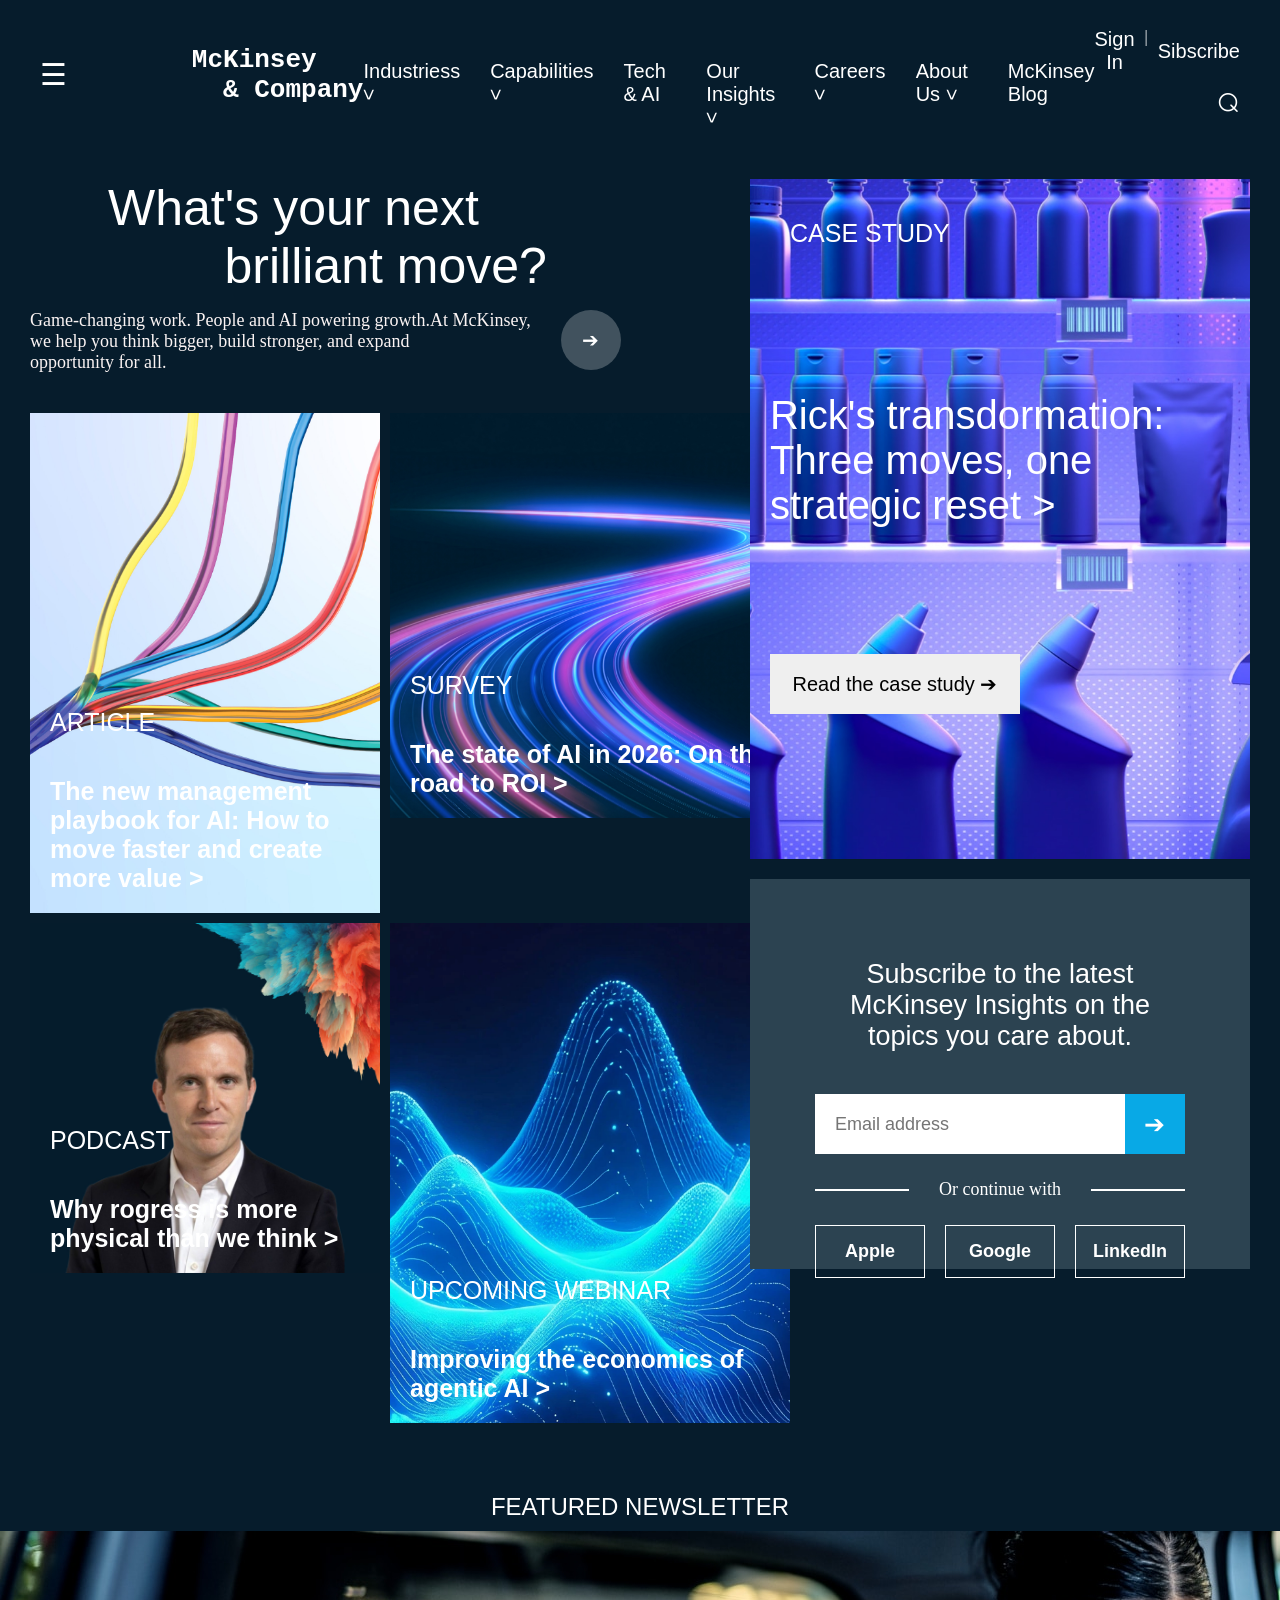
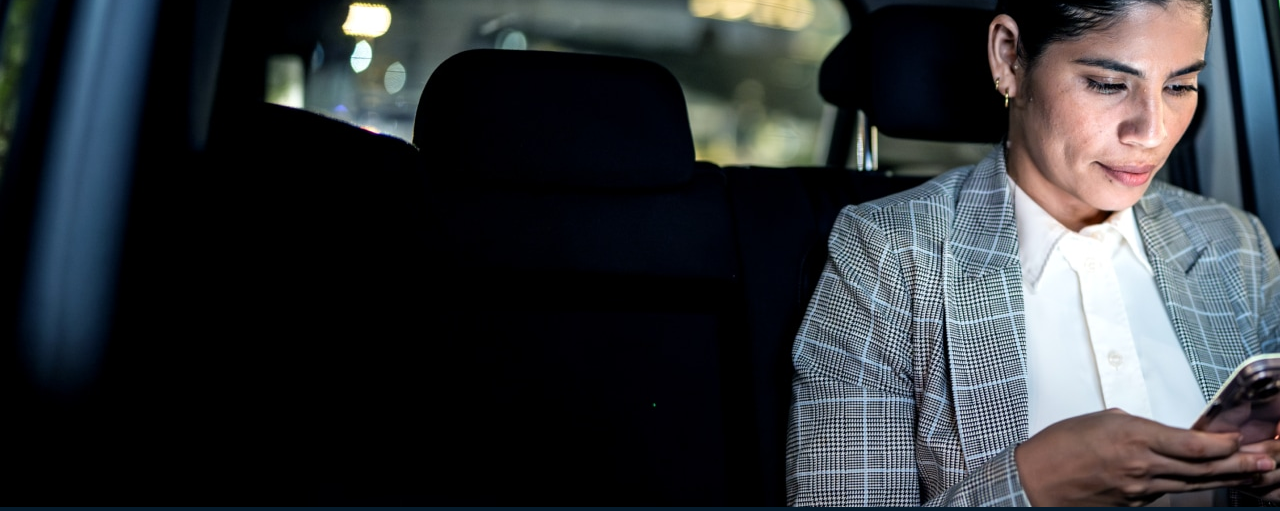
<file: index.html>
<!DOCTYPE html>
<html lang="en">
  <head>
    <meta charset="UTF-8" />
    <meta name="viewport" content="width=device-width, initial-scale=1.0" />
    <title>Global management consulting | McKinsey & Company</title>
    <link rel="icon" type="image" href="images/favicon.ico" />

    <link rel="stylesheet" href="style.css" />
  </head>
  <body>
    <!--HEADER-->
    <header class="header">
      <div class="menu-icon">
        <span style="font-size: 30px" id="menu-icon">&#9776;</span>
      </div>
      <div class="header-content-left">
        <div class="logo-text">
          <pre class="logo-text"><h1>        McKinsey 
          & Company</h1></pre>
        </div>
      </div>
      <div class="header-content-center">
        <div class="nav-links">
          <a href="#"
            >Industriess
            <span style="display: inline-block; transform: rotate(90deg)">
              &gt;
            </span></a
          >
          <a href="#"
            >Capabilities
            <span style="display: inline-block; transform: rotate(90deg)">
              &gt;
            </span></a
          >
          <a href="#">Tech & AI</a>
          <a href="#"
            >Our Insights
            <span style="display: inline-block; transform: rotate(90deg)">
              &gt;
            </span></a
          >
          <a href="#"
            >Careers
            <span style="display: inline-block; transform: rotate(90deg)">
              &gt;
            </span></a
          >
          <a href="#"
            >About Us
            <span style="display: inline-block; transform: rotate(90deg)">
              &gt;
            </span></a
          >
          <a href="#">McKinsey Blog</a>
        </div>
      </div>
      <div class="header-right-content">
        <div class="sign-in-sub-btn">
          <button class="sign-in-sub-btn-one">Sign In</button>
          <span>|</span>
          <button class="sign-in-sub-btn-two">Sibscribe</button>
        </div>
        <div class="search-icon">
          <span
            style="
              font-size: 40px;
              display: inline-block;
              transform: scaleX(-1);
            "
            class="search"
            >&#8981;</span
          >
        </div>
      </div>
    </header>

    <!--HERO SECTION ONE-->
    <div class="hero-section-one">
      <div class="one-left">
        <div class="heading-text">
          <pre>
          <span>What's your next 
              brilliant move?</span>
        </pre>
          <div class="pra-btn">
            <p>
              Game-changing work. People and AI powering growth.At McKinsey,
              <br />we help you think bigger, build stronger, and expand
              <br />opportunity for all.
            </p>
            <button class="heading-btn">&#10132;</button>
          </div>
        </div>

        <div class="one-left-left">
          <div class="article">
            <h3>ARTICLE</h3>
            <h4>
              The new management playbook for AI: How to move faster and create
              more value >
            </h4>
          </div>
          <div class="survey">
            <h3>SURVEY</h3>
            <h4>The state of AI in 2026: On the road to ROI ></h4>
          </div>
          <div class="podcast">
            <h3>PODCAST</h3>
            <h4>Why rogress is more physical than we think ></h4>
          </div>

          <div class="upcoming-webiner">
            <h3>UPCOMING WEBINAR</h3>
            <h4>Improving the economics of agentic AI ></h4>
          </div>
        </div>
      </div>
      <div class="one-right">
        <div class="case-study">
          <h3>CASE STUDY</h3>
          <h2>Rick's transdormation: Three moves, one strategic reset ></h2>
          <button>Read the case study &#10132;</button>
        </div>

        <div class="subscribes">
          <h3>
            Subscribe to the latest McKinsey Insights on the topics you care
            about.
          </h3>
          <div class="subscribes-btn">
            <input type="text" placeholder="Email address" />
            <button>&#10132;</button>
          </div>
          <div class="continue">
            <span></span>
            <p>Or continue with</p>
            <span></span>
          </div>
          <div class="social-media-btns">
            <button>Apple</button>
            <button>Google</button>
            <button>LinkedIn</button>
          </div>
        </div>
      </div>
    </div>

    <!--HERO SECTION TWO-->
    <h3 id="featured-newsletter">FEATURED NEWSLETTER</h3>
    <div>
      <img src="images/hero-two-image.png" alt="hero-two-image" />
    </div>
  </body>
</html>
</file>
<file: style.css>
*{
    margin: 0;
    padding: 0;
}
body{
    background-color: #061C2C;
}
.header{ 
    display: flex;
    justify-content: space-between;
    align-items: center;
    row-gap: 20px 30px 50px;

    color: white;
    padding: 20px 40px;
}


.nav-links a{
    text-decoration: none;
    color: white;
    font-size: 20px;
    font-family: "McKinsey Sans",
        "Helvetica Neue",
        Calibri,
        Corbel,
        Helvetica,
        Roboto,
        Droid,
        sans-serif;
    
}
.nav-links a:hover{
    color: #035E89;
    text-decoration: underline;
    text-underline-offset: 15px;
}
.nav-links{
    display: flex;
    gap: 30px;
    padding-top: 40px;
}
.sign-in-sub-btn{
    display: flex;
    gap: 10px;   
}
.sign-in-sub-btn-one:hover,.sign-in-sub-btn-two:hover{
    text-decoration: underline;
}


.sign-in-sub-btn button{
    font-size: 20px;
    background-color: #061C2C;
    color: white;
    font-family: "McKinsey Sans",
            "Helvetica Neue",
            Calibri,
            Corbel,
            Helvetica,
            Roboto,
            Droid,
            sans-serif;
    
    border: none;
    cursor: pointer;
}
.header-right-content{
    display: flex;
    justify-content: flex-end;
    flex-direction: column;
    align-items: flex-end;
}
.search, .menu-icon{
    cursor: pointer;
}



/* Hero Section One */
.heading-text{
    grid-column: 1 / -1;
    height: auto;
    width: auto;
    
}
.one-left-left {
    grid-column: 1 / -1;

    display: grid;
    grid-template-columns: 1fr 1fr;
    gap: 10px;
}
.pra-btn{
    display: flex;
    gap: 30px;

    margin-bottom: 20px;
    
}
.heading-text pre span{
    font-size: 50px;
    font-family: "McKinsey Sans",
        "Helvetica Neue",
        Calibri,
        Corbel,
        Helvetica,
        Roboto,
        Droid,
        sans-serif;
    color: white;
}
.heading-text p{
    color: white;
    font-size: 18px;
    font-weight: 200;
    color: hsl(0, 43%, 97%);
}
.heading-btn{
    height: 60px;
    width: 60px;


    border-radius: 50%;
    border: none;
    font-size: 20px;
    background-color: #41525E;
    color: white;
}

.case-study {
    height: 640px;

    background-image: url("../images/case-study.png");
    background-size: cover;
    background-position: center;
    background-repeat: no-repeat;

    padding: 20px;
    display: grid;
    flex-direction: column; 
}
.article {
    height: 500px;
    width: 350px;
    background-image: url("../images/article.jpg");
    background-size: cover;
    background-position: center;
    background-repeat: no-repeat;

}
.survey {
    height: 405px;
    width: 450px;
    background-image: url("../images/survey.jpeg");
    background-size: cover;
    background-position: center;
    background-repeat: no-repeat;
}
.podcast {
    height: 350px;
    width: 350px;

    background-image: url("../images/podcast.png");
    background-size: cover;
    background-position: center;
    background-repeat: no-repeat;
}
.upcoming-webiner {
    height: 500px;
    width: 400px;

    background-image: url("../images/upcoming-webinar.png");
    background-size: cover;
    background-position: center;
    background-repeat: no-repeat;
}
.subscribes{
    height: 350px;
    width: 500px;
}

.hero-section-one{
   display: grid;
   grid-template-columns: 1.4fr 1fr;
   gap: 20px;
   
   
   margin: 30px auto 0;
   max-width: 1630px;
   margin-left: 30px;
   margin-right: 30px;
}

.hero-section-one h3{
    color: white;
    font-size: 25px;
    font-family: "McKinsey Sans",
        "Helvetica Neue",
        Calibri,
        Corbel,
        Helvetica,
        Roboto,
        Droid,
        sans-serif;
    font-weight: 300;
    padding: 20px;
}

.hero-section-one h4 {
    color: white;
    font-size: 25px;
    font-family: "McKinsey Sans",
        "Helvetica Neue",
        Calibri,
        Corbel,
        Helvetica,
        Roboto,
        Droid,
        sans-serif;
    font-weight: 800;
    
    padding: 20px;
}

.case-study button{
    height: 60px;
    width: 250px;
    
    border: none;
    font-size: 20px;
}
.case-study h2{
    font-size: 40px;
    color: white;
    font-weight: 200;
    font-family: "McKinsey Sans",
        "Helvetica Neue",
        Calibri,
        Corbel,
        Helvetica,
        Roboto,
        Droid,
        sans-serif;
}
.one-left{
    display: grid;
    grid-template-columns: 1fr 1fr;
    gap: 20px;
}
.article,
.survey,
.podcast,
.upcoming-webiner {
    display: flex;
    flex-direction: column;
    justify-content: flex-end;
}
.subscribes {
    width: 100%;
    min-height: 390px;

    background-color: #2c4351;
    margin-top: 20px;
    padding: 40px 65px;
    box-sizing: border-box;
}

.subscribes h3 {
    color: white;
    text-align: center;

    font-size: 27px;
    font-weight: 400;

    max-width: 600px;
    margin: 20px auto 22px;
}

.subscribes-btn {
    display: flex;

    max-width: 590px;
    margin: 0 auto;
}
.subscribes button {
    cursor: pointer;
}

.subscribes-btn input {
    flex: 1;

    height: 60px;

    border: none;
    padding: 0 20px;

    font-size: 18px;
    box-sizing: border-box;
}

.subscribes-btn button {
    width: 60px;
    height: 60px;

    border: none;

    background-color: #08a9e6;
    color: white;

    font-size: 25px;
}

.continue {
    max-width: 590px;
    margin: 25px auto;

    display: flex;
    align-items: center;
    gap: 30px;
}

.continue span {
    height: 2px;
    background-color: white;

    flex: 1;
}

.continue p {
    margin: 0;

    color: white;
    font-size: 18px;
    white-space: nowrap;
}

.social-media-btns {
    display: flex;

    max-width: 590px;
    margin: 0 auto;

    gap: 20px;
}

.social-media-btns button {
    flex: 1;

    height: 53px;

    background-color: transparent;
    color: white;

    border: 1px solid white;

    font-size: 18px;
    font-weight: 600;
}

/* HERO SECTION TWO  */

#featured-newsletter{
    text-align: center;
    font-size: 24px;
    font-weight: 400;
    font-family: "McKinsey Sans",
            "Helvetica Neue",
            Calibri,
            Corbel,
            Helvetica,
            Roboto,
            Droid,
            sans-serif;
    color: white;
    margin-top: 70px;
    margin-bottom: 10px;
}
</file>
